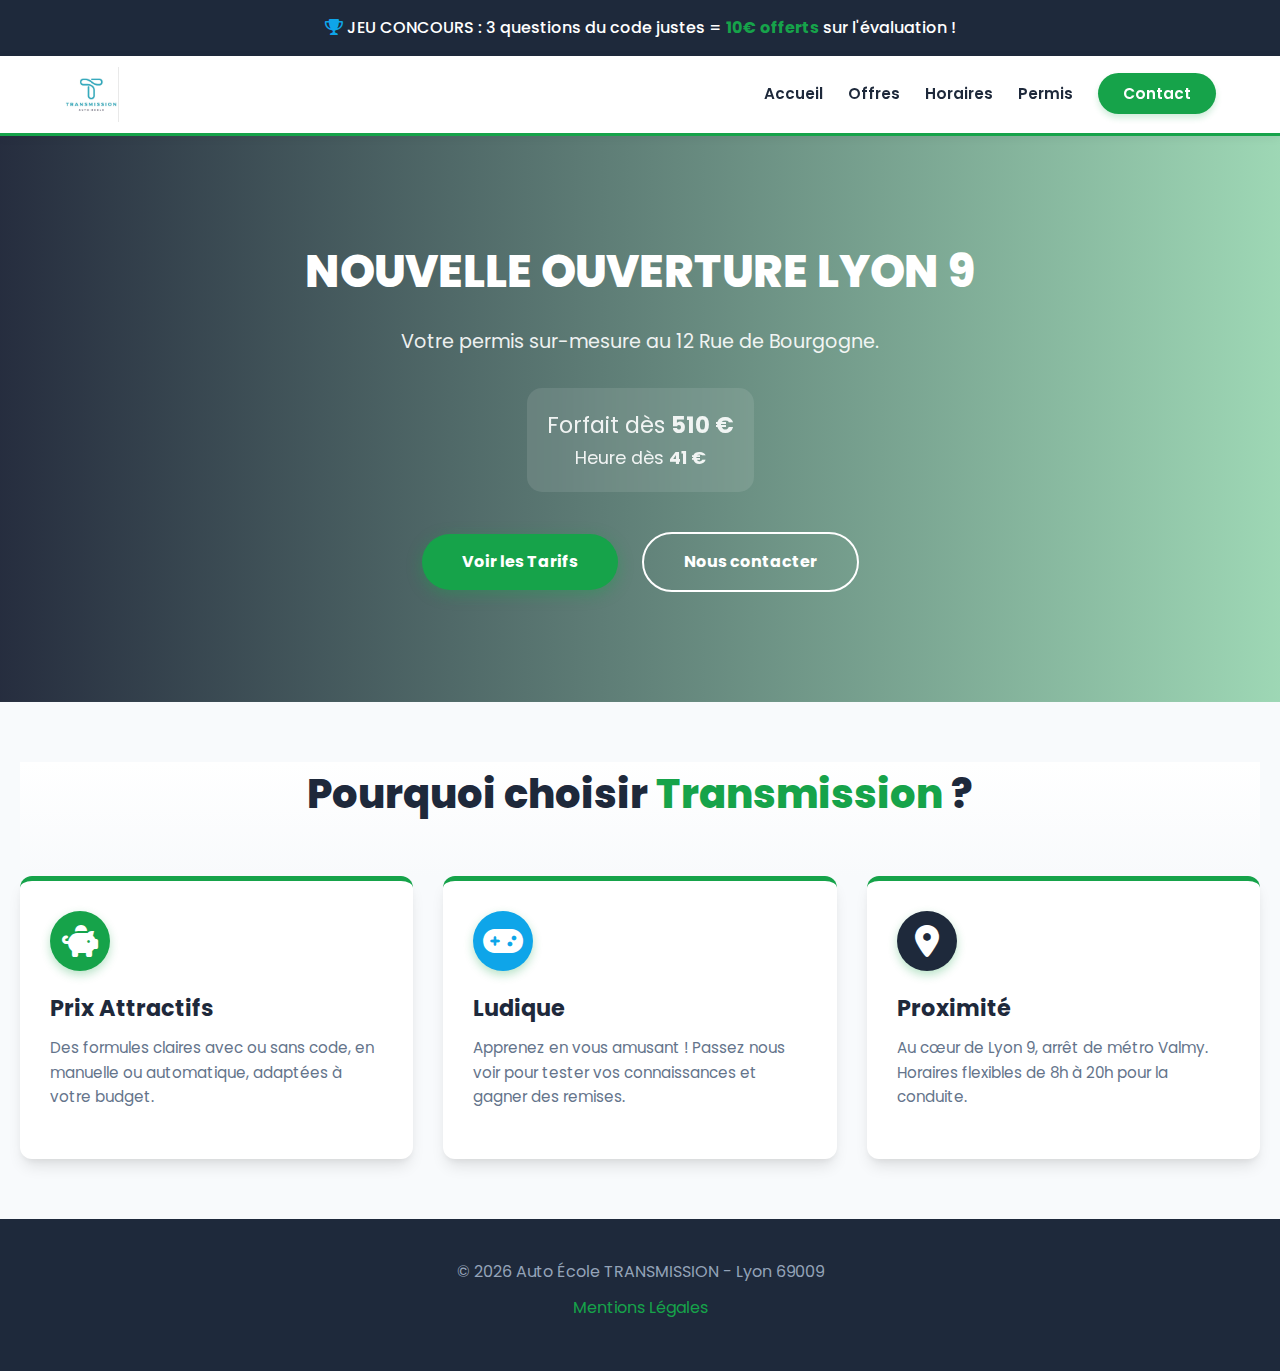
<file: index.html>
<!DOCTYPE html>
<html lang="fr">

<head>
    <meta charset="UTF-8">
    <meta name="viewport" content="width=device-width, initial-scale=1.0">
    <title>Auto École TRANSMISSION | Lyon 9</title>
    <link rel="stylesheet" href="css/style.css">
    <link rel="stylesheet" href="https://cdnjs.cloudflare.com/ajax/libs/font-awesome/6.0.0/css/all.min.css">
    <style>
        .promo-banner {
            background: var(--secondary);
            color: white;
            text-align: center;
            padding: 15px;
            font-weight: 500;
        }

        .promo-banner span {
            color: var(--primary);
            font-weight: bold;
        }
    </style>
</head>

<body>

    <div class="promo-banner">
        <i class="fas fa-trophy" style="color:var(--accent);"></i> JEU CONCOURS : 3 questions du code justes = <span>10€
            offerts</span> sur l'évaluation !
    </div>

    <header>
        <a href="index.html" class="logo-link">
            <img src="logo.png" alt="Logo" class="logo">
        </a>
        <div class="burger" onclick="toggleMenu()"><i class="fas fa-bars"></i></div>
        <nav>
            <ul id="nav-links">
                <li><a href="index.html">Accueil</a></li>
                <li><a href="offres.html">Offres</a></li>
                <li><a href="horaires.html">Horaires</a></li>
                <li><a href="permis.html">Permis</a></li>
                <li><a href="contact.html" class="cta-btn">Contact</a></li>
            </ul>
        </nav>
    </header>

    <section class="hero">
        <h2 style="text-transform:uppercase;">Nouvelle Ouverture Lyon 9</h2>
        <p>Votre permis sur-mesure au 12 Rue de Bourgogne.</p>

        <div
            style="background:rgba(255,255,255,0.1); padding:20px; border-radius:15px; display:inline-block; margin-bottom:30px; backdrop-filter:blur(5px);">
            <p style="margin:0; font-size:1.4rem;">Forfait dès <strong>510 €</strong></p>
            <p style="margin:0; font-size:1.1rem;">Heure dès <strong>41 €</strong></p>
        </div>
        <br>

        <a href="offres.html" class="btn-hero">Voir les Tarifs</a>
        <a href="contact.html" class="btn-hero btn-outline">Nous contacter</a>
    </section>

    <section class="container" style="margin-top:60px;">
        <div class="page-title" style="padding-top:0;">
            <h2>Pourquoi choisir <span>Transmission</span> ?</h2>
        </div>

        <div class="grid-cards">
            <div class="card">
                <i class="fas fa-piggy-bank icon-header"></i>
                <h3>Prix Attractifs</h3>
                <p>Des formules claires avec ou sans code, en manuelle ou automatique, adaptées à votre budget.</p>
            </div>
            <div class="card">
                <i class="fas fa-gamepad icon-header" style="background:var(--accent);"></i>
                <h3>Ludique</h3>
                <p>Apprenez en vous amusant ! Passez nous voir pour tester vos connaissances et gagner des remises.</p>
            </div>
            <div class="card">
                <i class="fas fa-map-marker-alt icon-header" style="background:var(--secondary);"></i>
                <h3>Proximité</h3>
                <p>Au cœur de Lyon 9, arrêt de métro Valmy. Horaires flexibles de 8h à 20h pour la conduite.</p>
            </div>
        </div>
    </section>

    <footer>
        <p>© 2026 Auto École TRANSMISSION - Lyon 69009</p>
        <p><a href="mentions-legales.html">Mentions Légales</a></p>
    </footer>

    <script src="js/script.js"></script>
</body>

</html>
</file>
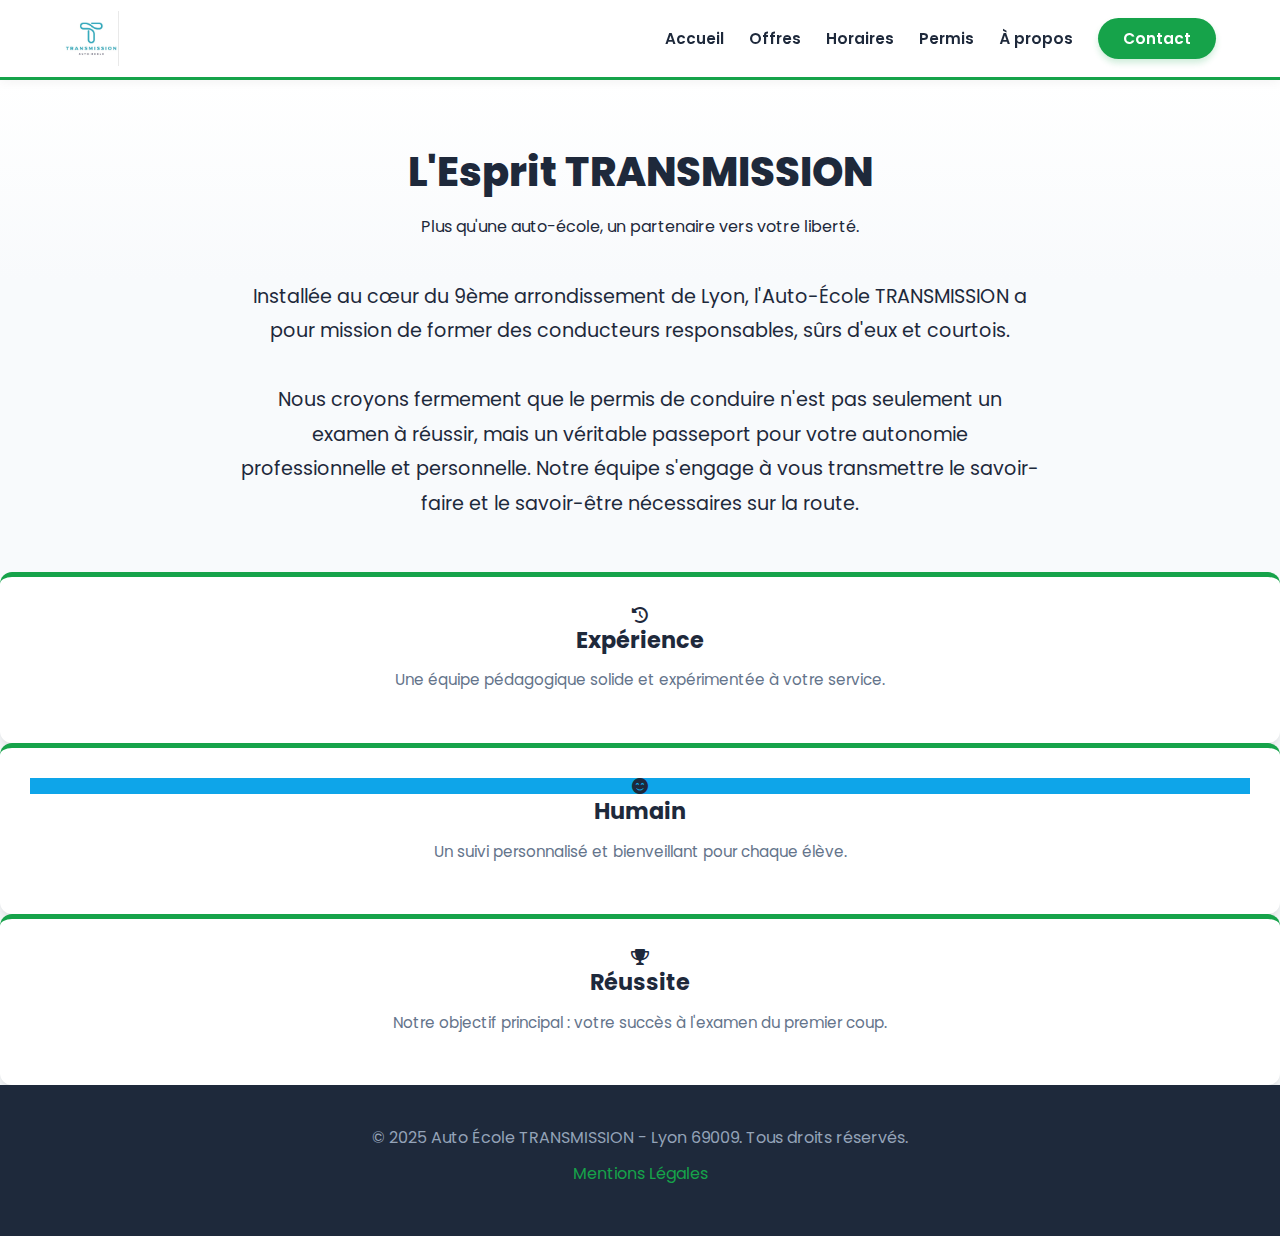
<file: apropos.html>
<!DOCTYPE html>
<html lang="fr">

<head>
    <meta charset="UTF-8">
    <meta name="viewport" content="width=device-width, initial-scale=1.0">
    <title>Notre Histoire | Auto École TRANSMISSION Lyon</title>
    <link rel="stylesheet" href="css/style.css">
    <link rel="stylesheet" href="https://cdnjs.cloudflare.com/ajax/libs/font-awesome/6.0.0/css/all.min.css">
</head>

<body>

    <header>
        <a href="index.html" class="logo-link">
            <img src="logo.png" alt="Logo Auto École Transmission" class="logo">
        </a>
        <div class="burger" onclick="toggleMenu()"><i class="fas fa-bars"></i></div>
        <nav>
            <ul id="nav-links">
                <li><a href="index.html">Accueil</a></li>
                <li><a href="offres.html">Offres</a></li>
                <li><a href="horaires.html">Horaires</a></li>
                <li><a href="permis.html">Permis</a></li>
                <li><a href="apropos.html">À propos</a></li>
                <li><a href="contact.html" class="cta-btn">Contact</a></li>
            </ul>
        </nav>
    </header>

    <div class="page-title">
        <h2>L'Esprit TRANSMISSION</h2>
        <p>Plus qu'une auto-école, un partenaire vers votre liberté.</p>
    </div>

    <section class="bloc" style="text-align:center;">
        <p style="font-size:1.2rem; max-width:800px; margin:0 auto 50px auto; line-height:1.8;">
            Installée au cœur du 9ème arrondissement de Lyon, l'Auto-École TRANSMISSION a pour mission de former des
            conducteurs responsables, sûrs d'eux et courtois.
            <br><br>
            Nous croyons fermement que le permis de conduire n'est pas seulement un examen à réussir, mais un véritable
            passeport pour votre autonomie professionnelle et personnelle. Notre équipe s'engage à vous transmettre le
            savoir-faire et le savoir-être nécessaires sur la route.
        </p>

        <div class="cards">
            <div class="card">
                <i class="fas fa-history"></i>
                <h3>Expérience</h3>
                <p>Une équipe pédagogique solide et expérimentée à votre service.</p>
            </div>
            <div class="card">
                <i class="fas fa-smile-beam" style="background: var(--accent);"></i>
                <h3>Humain</h3>
                <p>Un suivi personnalisé et bienveillant pour chaque élève.</p>
            </div>
            <div class="card">
                <i class="fas fa-trophy"></i>
                <h3>Réussite</h3>
                <p>Notre objectif principal : votre succès à l'examen du premier coup.</p>
            </div>
        </div>
    </section>

    <footer>
        <p>© 2025 Auto École TRANSMISSION - Lyon 69009. Tous droits réservés.</p>
        <p><a href="mentions-legales.html">Mentions Légales</a></p>
    </footer>

    <script src="js/script.js"></script>
</body>

</html>
</file>
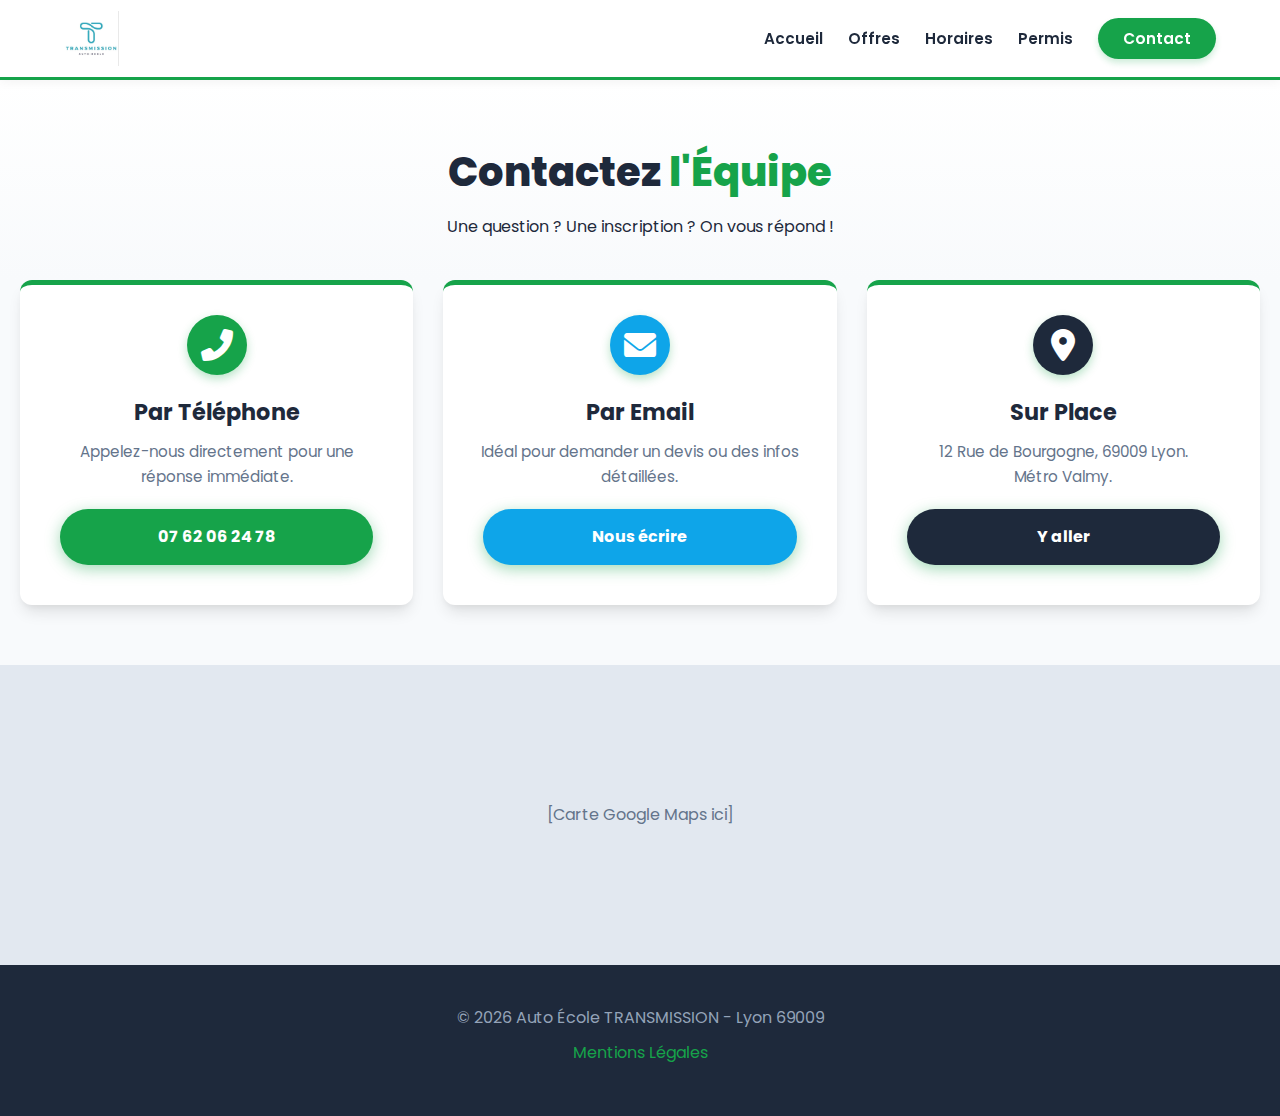
<file: contact.html>
<!DOCTYPE html>
<html lang="fr">

<head>
    <meta charset="UTF-8">
    <meta name="viewport" content="width=device-width, initial-scale=1.0">
    <title>Contact | Auto École TRANSMISSION</title>
    <link rel="stylesheet" href="css/style.css">
    <link rel="stylesheet" href="https://cdnjs.cloudflare.com/ajax/libs/font-awesome/6.0.0/css/all.min.css">
</head>

<body>

    <header>
        <a href="index.html" class="logo-link">
            <img src="logo.png" alt="Logo" class="logo">
        </a>
        <div class="burger" onclick="toggleMenu()"><i class="fas fa-bars"></i></div>
        <nav>
            <ul id="nav-links">
                <li><a href="index.html">Accueil</a></li>
                <li><a href="offres.html">Offres</a></li>
                <li><a href="horaires.html">Horaires</a></li>
                <li><a href="permis.html">Permis</a></li>
                <li><a href="contact.html" class="cta-btn">Contact</a></li>
            </ul>
        </nav>
    </header>

    <div class="page-title">
        <h2>Contactez <span>l'Équipe</span></h2>
        <p>Une question ? Une inscription ? On vous répond !</p>
    </div>

    <section class="container">
        <div class="grid-cards">

            <div class="card" style="text-align:center;">
                <div style="margin:0 auto;"><i class="fas fa-phone-alt icon-header"></i></div>
                <h3>Par Téléphone</h3>
                <p>Appelez-nous directement pour une réponse immédiate.</p>
                <a href="tel:0762062478" class="btn-hero" style="margin-top:auto;">07 62 06 24 78</a>
            </div>

            <div class="card" style="text-align:center;">
                <div style="margin:0 auto;"><i class="fas fa-envelope icon-header"
                        style="background:var(--accent);"></i></div>
                <h3>Par Email</h3>
                <p>Idéal pour demander un devis ou des infos détaillées.</p>
                <a href="mailto:contact@autoecole-transmission.com" class="btn-hero"
                    style="background:var(--accent); margin-top:auto;">Nous écrire</a>
            </div>

            <div class="card" style="text-align:center;">
                <div style="margin:0 auto;"><i class="fas fa-map-marker-alt icon-header"
                        style="background:var(--secondary);"></i></div>
                <h3>Sur Place</h3>
                <p>12 Rue de Bourgogne, 69009 Lyon.<br>Métro Valmy.</p>
                <a href="https://maps.google.com/?q=12+Rue+de+Bourgogne+69009+Lyon" target="_blank" class="btn-hero"
                    style="background:var(--secondary); margin-top:auto;">Y aller</a>
            </div>

        </div>
    </section>

    <div
        style="width:100%; height:300px; background:#e2e8f0; display:flex; align-items:center; justify-content:center;">
        <p style="color:#64748b;">[Carte Google Maps ici]</p>
    </div>

    <footer>
        <p>© 2026 Auto École TRANSMISSION - Lyon 69009</p>
        <p><a href="mentions-legales.html">Mentions Légales</a></p>
    </footer>

    <script src="js/script.js"></script>
</body>

</html>
</file>
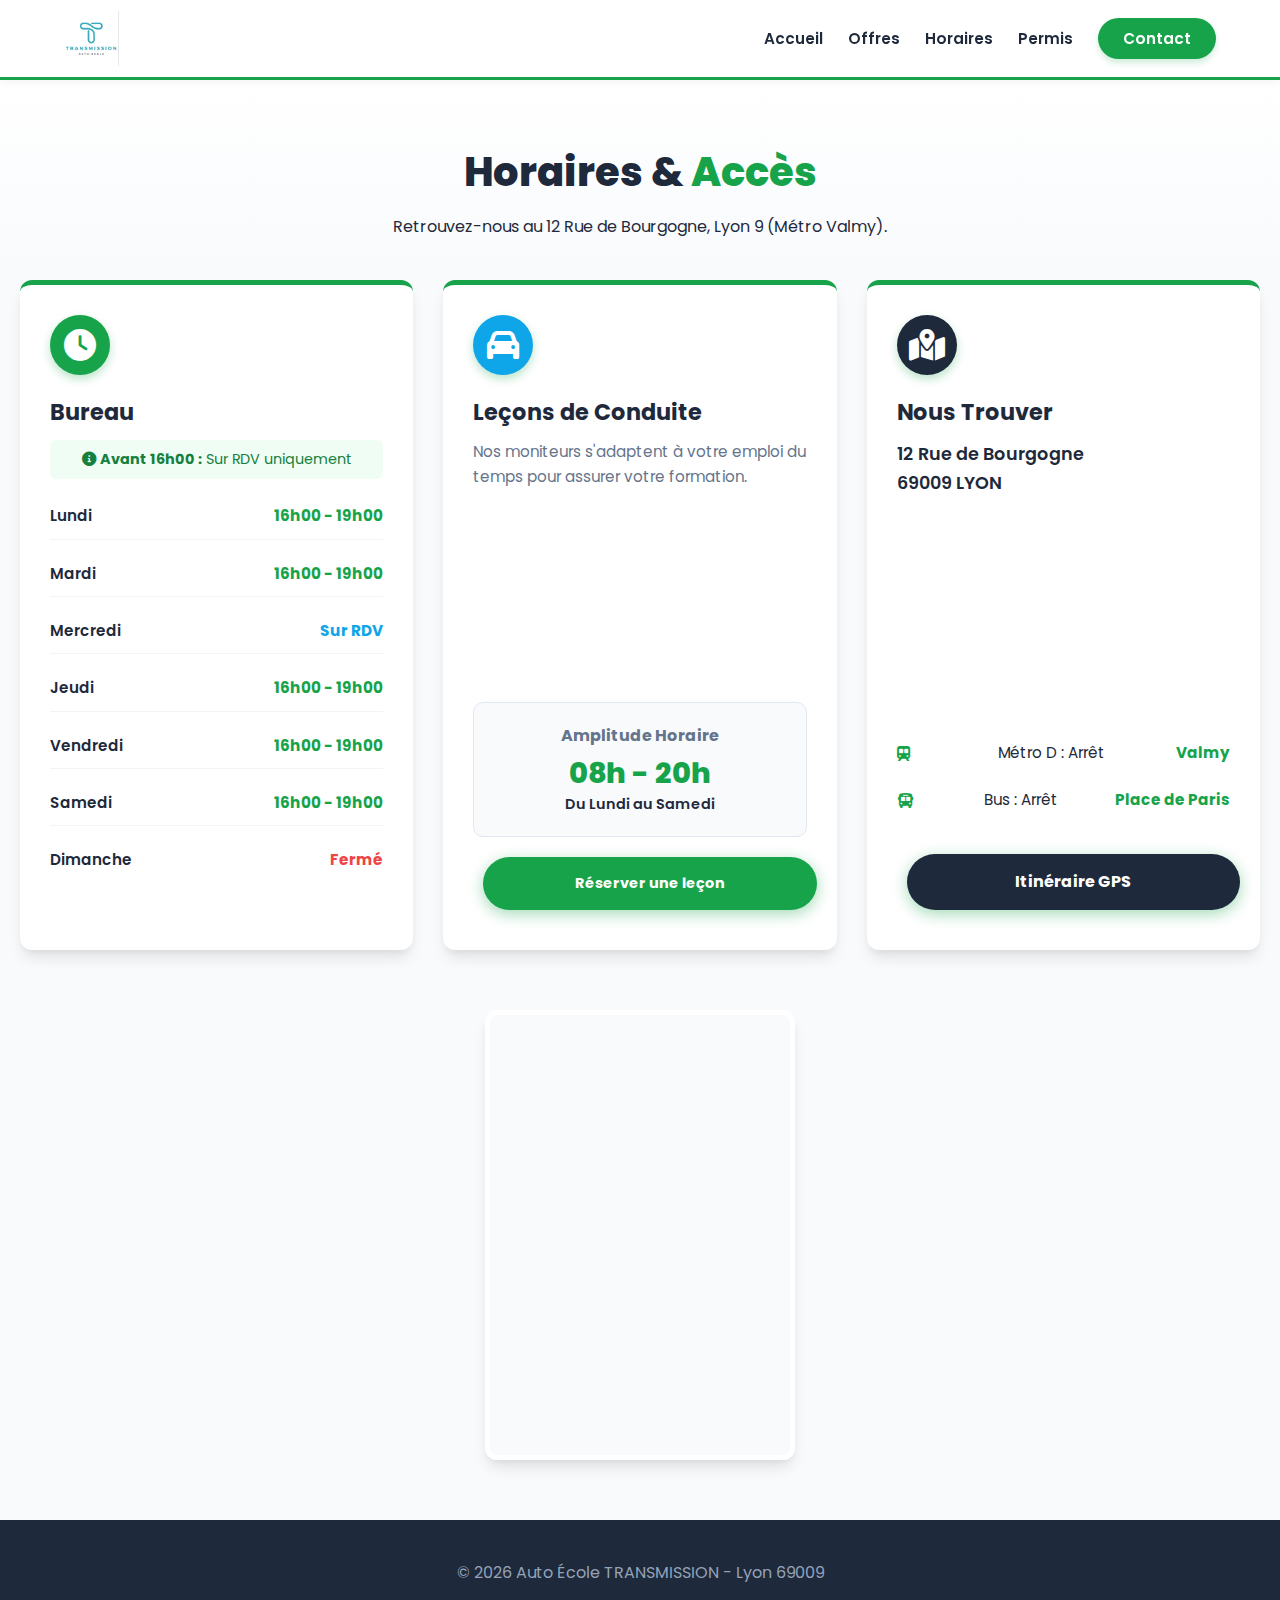
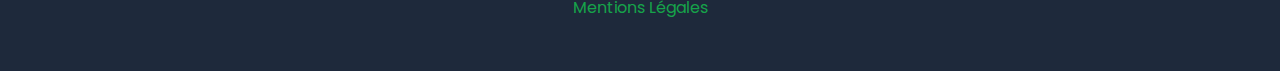
<file: horaires.html>
<!DOCTYPE html>
<html lang="fr">

<head>
    <meta charset="UTF-8">
    <meta name="viewport" content="width=device-width, initial-scale=1.0">
    <title>Horaires & Accès | Auto École TRANSMISSION Lyon 9</title>
    <link rel="stylesheet" href="css/style.css">
    <link rel="stylesheet" href="https://cdnjs.cloudflare.com/ajax/libs/font-awesome/6.0.0/css/all.min.css">
    <style>
        /* Petit style spécifique pour la liste des horaires afin qu'elle soit très propre */
        .hours-list li {
            display: flex;
            justify-content: space-between;
            padding: 10px 0;
            border-bottom: 1px solid #f1f5f9;
            font-size: 0.95rem;
        }

        .hours-list li:last-child {
            border-bottom: none;
        }

        .hours-list li span {
            font-weight: 600;
            color: var(--secondary);
        }

        .hours-list li strong {
            color: var(--primary);
        }

        .hours-list li.closed strong {
            color: #ef4444;
            /* Rouge pour fermé */
        }
    </style>
</head>

<body>

    <header>
        <a href="index.html" class="logo-link">
            <img src="logo.png" alt="Logo Auto École Transmission" class="logo">
        </a>
        <div class="burger" onclick="toggleMenu()"><i class="fas fa-bars"></i></div>
        <nav>
            <ul id="nav-links">
                <li><a href="index.html">Accueil</a></li>
                <li><a href="offres.html">Offres</a></li>
                <li><a href="horaires.html">Horaires</a></li>
                <li><a href="permis.html">Permis</a></li>
                <li><a href="contact.html" class="cta-btn">Contact</a></li>
            </ul>
        </nav>
    </header>

    <div class="page-title">
        <h2>Horaires & <span>Accès</span></h2>
        <p>Retrouvez-nous au 12 Rue de Bourgogne, Lyon 9 (Métro Valmy).</p>
    </div>

    <section class="container">
        <div class="grid-cards">

            <div class="card">
                <i class="fas fa-clock icon-header"></i>
                <h3>Bureau</h3>
                <p
                    style="margin-bottom:15px; font-size:0.9rem; background:#f0fdf4; padding:8px; border-radius:6px; color:var(--primary-dark); text-align:center;">
                    <i class="fas fa-info-circle"></i> <strong>Avant 16h00 :</strong> Sur RDV uniquement
                </p>
                <ul class="hours-list">
                    <li><span>Lundi</span> <strong>16h00 - 19h00</strong></li>
                    <li><span>Mardi</span> <strong>16h00 - 19h00</strong></li>
                    <li><span>Mercredi</span> <strong style="color:var(--accent);">Sur RDV</strong></li>
                    <li><span>Jeudi</span> <strong>16h00 - 19h00</strong></li>
                    <li><span>Vendredi</span> <strong>16h00 - 19h00</strong></li>
                    <li><span>Samedi</span> <strong>16h00 - 19h00</strong></li>
                    <li class="closed"><span>Dimanche</span> <strong>Fermé</strong></li>
                </ul>
            </div>

            <div class="card">
                <i class="fas fa-car icon-header" style="background:var(--accent);"></i>
                <h3>Leçons de Conduite</h3>
                <p>Nos moniteurs s'adaptent à votre emploi du temps pour assurer votre formation.</p>

                <div
                    style="background:#f8fafc; padding:20px; border-radius:10px; text-align:center; margin-top:20px; border:1px solid #e2e8f0;">
                    <h4 style="margin-bottom:10px; font-size:1rem; color:#64748b;">Amplitude Horaire</h4>
                    <div style="font-size:1.8rem; font-weight:800; color:var(--primary); line-height:1;">08h - 20h</div>
                    <div style="font-size:0.9rem; margin-top:5px; font-weight:600;">Du Lundi au Samedi</div>
                </div>

                <a href="contact.html" class="btn-hero"
                    style="margin-top:20px; text-align:center; width:100%; font-size:0.9rem;">Réserver une leçon</a>
            </div>

            <div class="card">
                <i class="fas fa-map-marked-alt icon-header" style="background:var(--secondary);"></i>
                <h3>Nous Trouver</h3>
                <p style="font-size:1.1rem; font-weight:600; color:var(--secondary);">
                    12 Rue de Bourgogne<br>69009 LYON
                </p>
                <ul class="hours-list" style="margin-top:10px;">
                    <li style="border:none; padding:5px 0;"><i class="fas fa-subway"
                            style="color:var(--primary); width:20px;"></i> Métro D : Arrêt <strong>Valmy</strong></li>
                    <li style="border:none; padding:5px 0;"><i class="fas fa-bus"
                            style="color:var(--primary); width:20px;"></i> Bus : Arrêt <strong>Place de Paris</strong>
                    </li>
                </ul>
                <a href="https://www.google.com/maps/dir//12+Rue+de+Bourgogne,+69009+Lyon" target="_blank"
                    class="btn-hero"
                    style="background:var(--secondary); text-align:center; width:100%; margin-top:auto;">Itinéraire
                    GPS</a>
            </div>

        </div>
    </section>

    <section class="container" style="padding-top:0;">
        <div
            style="border-radius:var(--radius); overflow:hidden; box-shadow:var(--shadow); height:450px; border:5px solid var(--white);">
            <iframe
                src="https://www.google.com/maps/embed?pb=!1m18!1m12!1m3!1d2782.684762922765!2d4.803!3d45.777!2m3!1f0!2f0!3f0!3m2!1i1024!2i768!4f13.1!3m3!1m2!1s0x47f4eb650c441637%3A0x!2s12+Rue+de+Bourgogne%2C+69009+Lyon!5e0!3m2!1sfr!2sfr!4v1"
                width="100%" height="100%" style="border:0;" allowfullscreen="" loading="lazy"></iframe>
        </div>
    </section>

    <footer>
        <p>© 2026 Auto École TRANSMISSION - Lyon 69009</p>
        <p><a href="mentions-legales.html">Mentions Légales</a></p>
    </footer>

    <script src="js/script.js"></script>
</body>

</html>
</file>
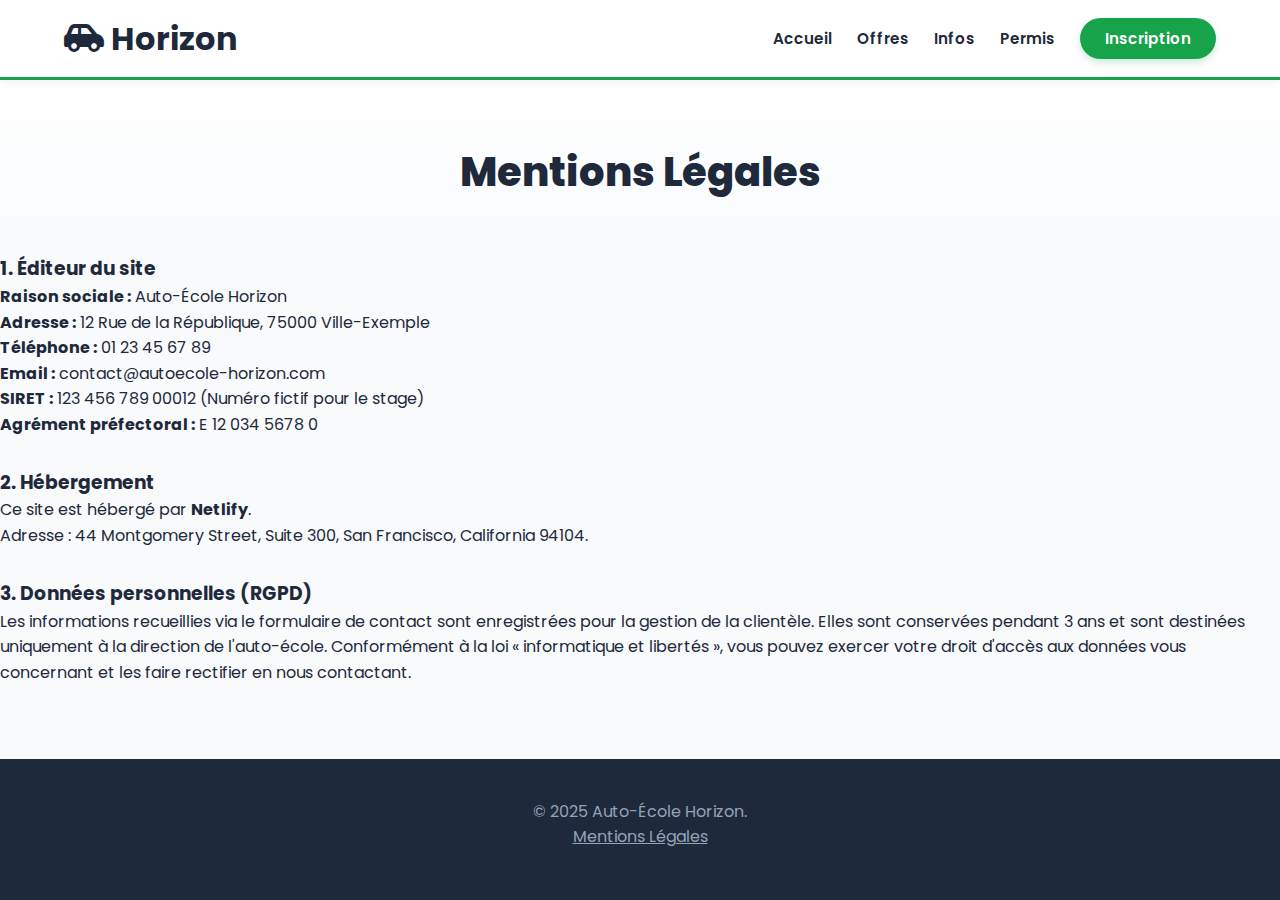
<file: mentions-legales.html>
<!DOCTYPE html>
<html lang="fr">

<head>
    <meta charset="UTF-8">
    <meta name="viewport" content="width=device-width, initial-scale=1.0">
    <title>Mentions Légales | Auto-École Horizon</title>
    <link rel="stylesheet" href="css/style.css">
    <link rel="stylesheet" href="https://cdnjs.cloudflare.com/ajax/libs/font-awesome/6.0.0/css/all.min.css">
</head>

<body>

    <header>
        <h1><i class="fas fa-car-side"></i> Horizon</h1>
        <div class="burger" onclick="toggleMenu()"><i class="fas fa-bars"></i></div>
        <nav>
            <ul id="nav-links">
                <li><a href="index.html">Accueil</a></li>
                <li><a href="offres.html">Offres</a></li>
                <li><a href="horaires.html">Infos</a></li>
                <li><a href="permis.html">Permis</a></li>
                <li><a href="contact.html" class="cta-btn">Inscription</a></li>
            </ul>
        </nav>
    </header>

    <div class="page-title">
        <h2>Mentions Légales</h2>
    </div>

    <section class="bloc" style="text-align: left;">
        <h3>1. Éditeur du site</h3>
        <p>
            <strong>Raison sociale :</strong> Auto-École Horizon<br>
            <strong>Adresse :</strong> 12 Rue de la République, 75000 Ville-Exemple<br>
            <strong>Téléphone :</strong> 01 23 45 67 89<br>
            <strong>Email :</strong> contact@autoecole-horizon.com<br>
            <strong>SIRET :</strong> 123 456 789 00012 (Numéro fictif pour le stage)<br>
            <strong>Agrément préfectoral :</strong> E 12 034 5678 0
        </p>

        <h3 style="margin-top: 30px;">2. Hébergement</h3>
        <p>
            Ce site est hébergé par <strong>Netlify</strong>.<br>
            Adresse : 44 Montgomery Street, Suite 300, San Francisco, California 94104.
        </p>

        <h3 style="margin-top: 30px;">3. Données personnelles (RGPD)</h3>
        <p>
            Les informations recueillies via le formulaire de contact sont enregistrées pour la gestion de la clientèle.
            Elles sont conservées pendant 3 ans et sont destinées uniquement à la direction de l'auto-école.
            Conformément à la loi « informatique et libertés », vous pouvez exercer votre droit d'accès aux données vous
            concernant et les faire rectifier en nous contactant.
        </p>
    </section>

    <footer>
        <p>
            © 2025 Auto-École Horizon. <br>
            <a href="mentions-legales.html" style="color: #94a3b8; text-decoration: underline;">Mentions Légales</a>
        </p>
    </footer>

    <script src="js/script.js"></script>
</body>

</html>
</file>
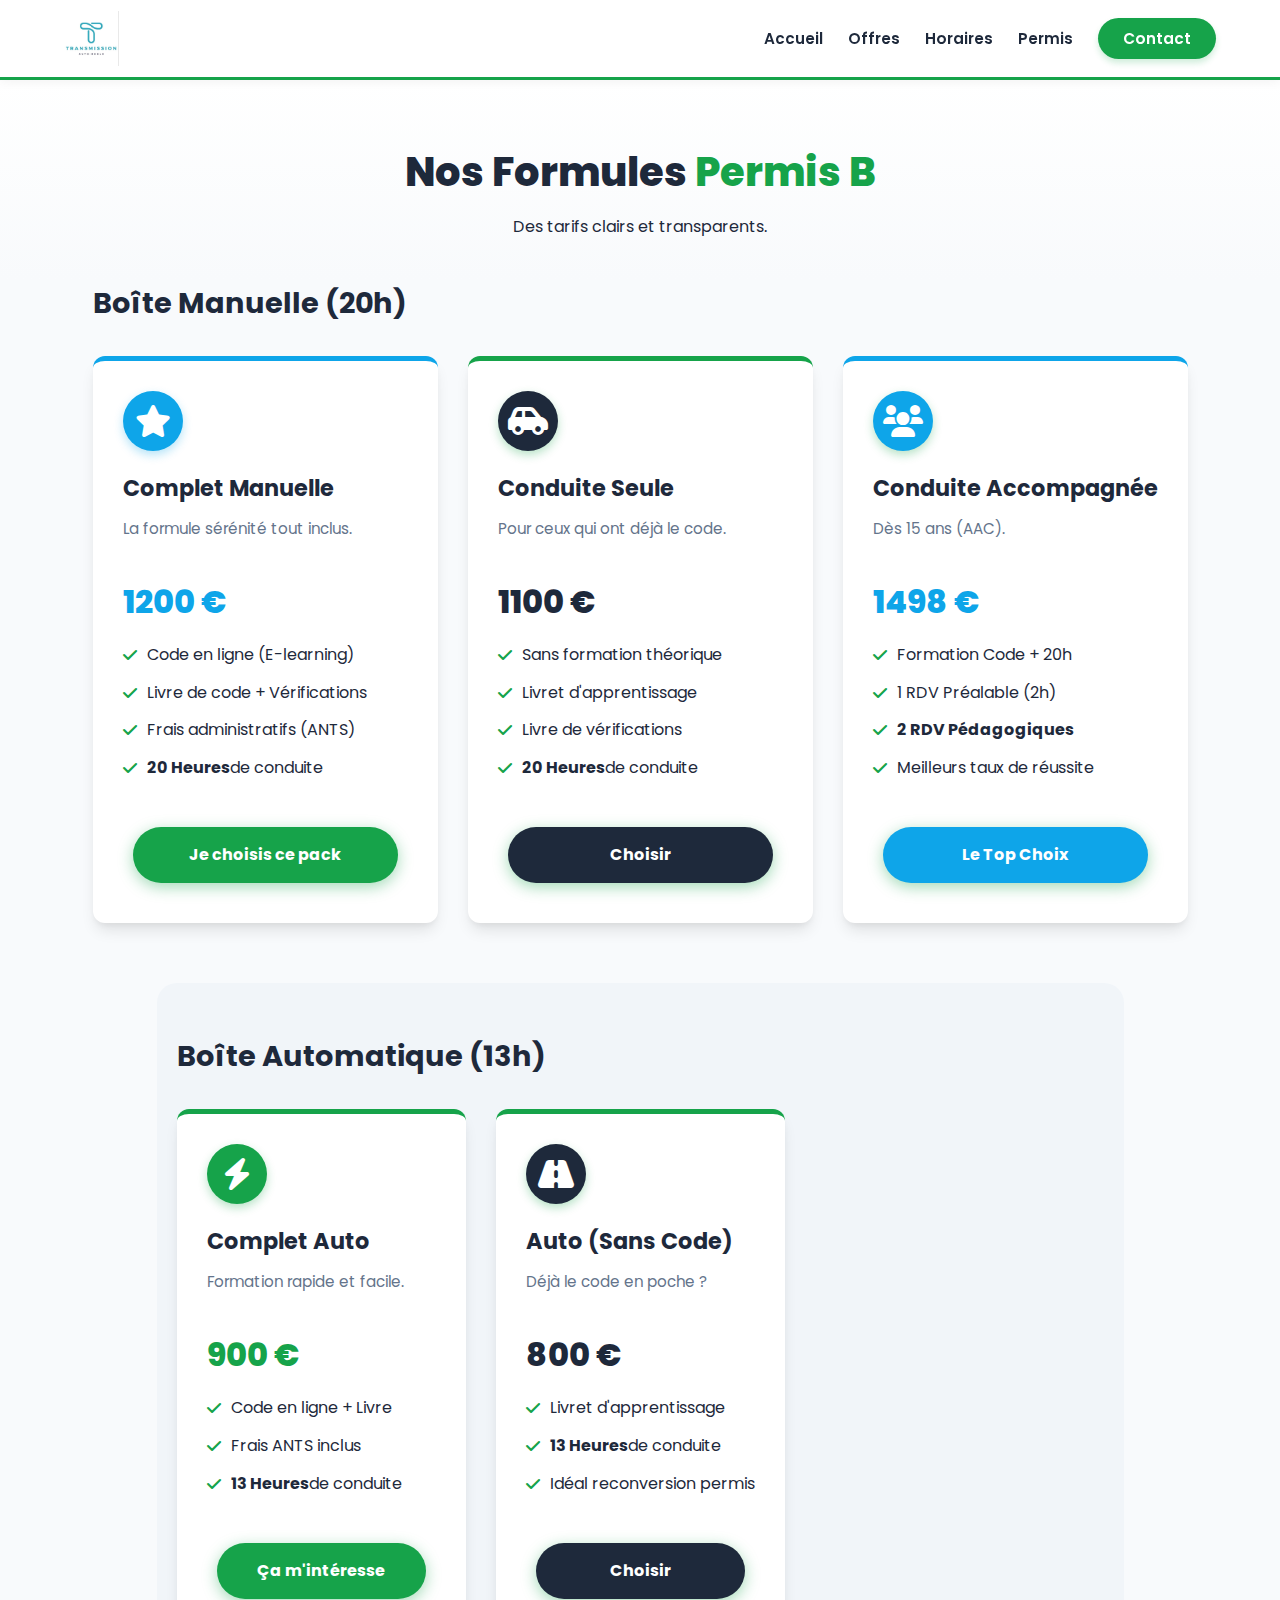
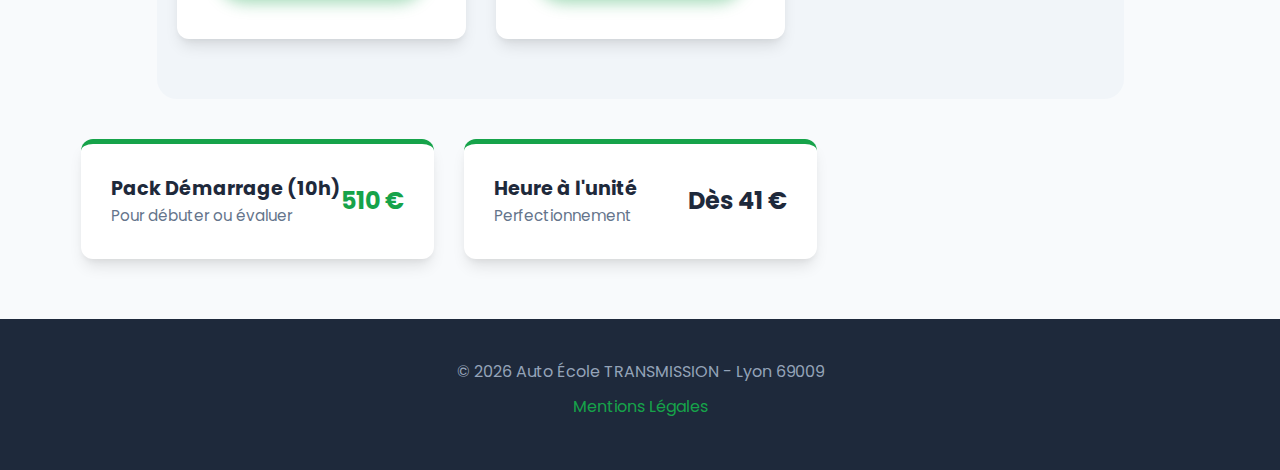
<file: offres.html>
<!DOCTYPE html>
<html lang="fr">

<head>
    <meta charset="UTF-8">
    <meta name="viewport" content="width=device-width, initial-scale=1.0">
    <title>Nos Tarifs | Auto École TRANSMISSION</title>
    <link rel="stylesheet" href="css/style.css">
    <link rel="stylesheet" href="https://cdnjs.cloudflare.com/ajax/libs/font-awesome/6.0.0/css/all.min.css">
</head>

<body>

    <header>
        <a href="index.html" class="logo-link">
            <img src="logo.png" alt="Logo" class="logo">
        </a>
        <div class="burger" onclick="toggleMenu()"><i class="fas fa-bars"></i></div>
        <nav>
            <ul id="nav-links">
                <li><a href="index.html">Accueil</a></li>
                <li><a href="offres.html">Offres</a></li>
                <li><a href="horaires.html">Horaires</a></li>
                <li><a href="permis.html">Permis</a></li>
                <li><a href="contact.html" class="cta-btn">Contact</a></li>
            </ul>
        </nav>
    </header>

    <div class="page-title">
        <h2>Nos Formules <span>Permis B</span></h2>
        <p>Des tarifs clairs et transparents.</p>
    </div>

    <section class="container">
        <h3 style="margin-bottom:30px; font-size:1.8rem;">Boîte Manuelle (20h)</h3>

        <div class="grid-cards">

            <div class="card featured">
                <i class="fas fa-star icon-header"></i>
                <h3>Complet Manuelle</h3>
                <p>La formule sérénité tout inclus.</p>
                <span class="price">1200 €</span>
                <ul>
                    <li><i class="fas fa-check"></i> Code en ligne (E-learning)</li>
                    <li><i class="fas fa-check"></i> Livre de code + Vérifications</li>
                    <li><i class="fas fa-check"></i> Frais administratifs (ANTS)</li>
                    <li><i class="fas fa-check"></i> <strong>20 Heures</strong> de conduite</li>
                </ul>
                <a href="contact.html" class="btn-hero" style="text-align:center;">Je choisis ce pack</a>
            </div>

            <div class="card">
                <i class="fas fa-car-side icon-header" style="background:var(--secondary);"></i>
                <h3>Conduite Seule</h3>
                <p>Pour ceux qui ont déjà le code.</p>
                <span class="price" style="color:var(--secondary);">1100 €</span>
                <ul>
                    <li><i class="fas fa-check"></i> Sans formation théorique</li>
                    <li><i class="fas fa-check"></i> Livret d'apprentissage</li>
                    <li><i class="fas fa-check"></i> Livre de vérifications</li>
                    <li><i class="fas fa-check"></i> <strong>20 Heures</strong> de conduite</li>
                </ul>
                <a href="contact.html" class="btn-hero"
                    style="background:var(--secondary); text-align:center;">Choisir</a>
            </div>

            <div class="card" style="border-top-color:var(--accent);">
                <i class="fas fa-users icon-header" style="background:var(--accent);"></i>
                <h3>Conduite Accompagnée</h3>
                <p>Dès 15 ans (AAC).</p>
                <span class="price" style="color:var(--accent);">1498 €</span>
                <ul>
                    <li><i class="fas fa-check"></i> Formation Code + 20h</li>
                    <li><i class="fas fa-check"></i> 1 RDV Préalable (2h)</li>
                    <li><i class="fas fa-check"></i> <strong>2 RDV Pédagogiques</strong></li>
                    <li><i class="fas fa-check"></i> Meilleurs taux de réussite</li>
                </ul>
                <a href="contact.html" class="btn-hero" style="background:var(--accent); text-align:center;">Le Top
                    Choix</a>
            </div>
        </div>
    </section>

    <section class="container" style="background:#f1f5f9; padding-top:50px; border-radius:20px;">
        <h3 style="margin-bottom:30px; font-size:1.8rem;">Boîte Automatique (13h)</h3>

        <div class="grid-cards" style="justify-content:center;">
            <div class="card">
                <i class="fas fa-bolt icon-header"></i>
                <h3>Complet Auto</h3>
                <p>Formation rapide et facile.</p>
                <span class="price">900 €</span>
                <ul>
                    <li><i class="fas fa-check"></i> Code en ligne + Livre</li>
                    <li><i class="fas fa-check"></i> Frais ANTS inclus</li>
                    <li><i class="fas fa-check"></i> <strong>13 Heures</strong> de conduite</li>
                </ul>
                <a href="contact.html" class="btn-hero" style="text-align:center;">Ça m'intéresse</a>
            </div>

            <div class="card">
                <i class="fas fa-road icon-header" style="background:var(--secondary);"></i>
                <h3>Auto (Sans Code)</h3>
                <p>Déjà le code en poche ?</p>
                <span class="price" style="color:var(--secondary);">800 €</span>
                <ul>
                    <li><i class="fas fa-check"></i> Livret d'apprentissage</li>
                    <li><i class="fas fa-check"></i> <strong>13 Heures</strong> de conduite</li>
                    <li><i class="fas fa-check"></i> Idéal reconversion permis</li>
                </ul>
                <a href="contact.html" class="btn-hero"
                    style="background:var(--secondary); text-align:center;">Choisir</a>
            </div>
        </div>
    </section>

    <section class="container" style="margin-top:40px;">
        <div class="grid-cards">
            <div class="card" style="flex-direction:row; align-items:center; justify-content:space-between;">
                <div>
                    <h4 style="font-size:1.2rem; font-weight:700;">Pack Démarrage (10h)</h4>
                    <p style="margin:0;">Pour débuter ou évaluer</p>
                </div>
                <div style="font-size:1.5rem; font-weight:bold; color:var(--primary);">510 €</div>
            </div>
            <div class="card" style="flex-direction:row; align-items:center; justify-content:space-between;">
                <div>
                    <h4 style="font-size:1.2rem; font-weight:700;">Heure à l'unité</h4>
                    <p style="margin:0;">Perfectionnement</p>
                </div>
                <div style="font-size:1.5rem; font-weight:bold; color:var(--secondary);">Dès 41 €</div>
            </div>
        </div>
    </section>

    <footer>
        <p>© 2026 Auto École TRANSMISSION - Lyon 69009</p>
        <p><a href="mentions-legales.html">Mentions Légales</a></p>
    </footer>

    <script src="js/script.js"></script>
</body>

</html>
</file>
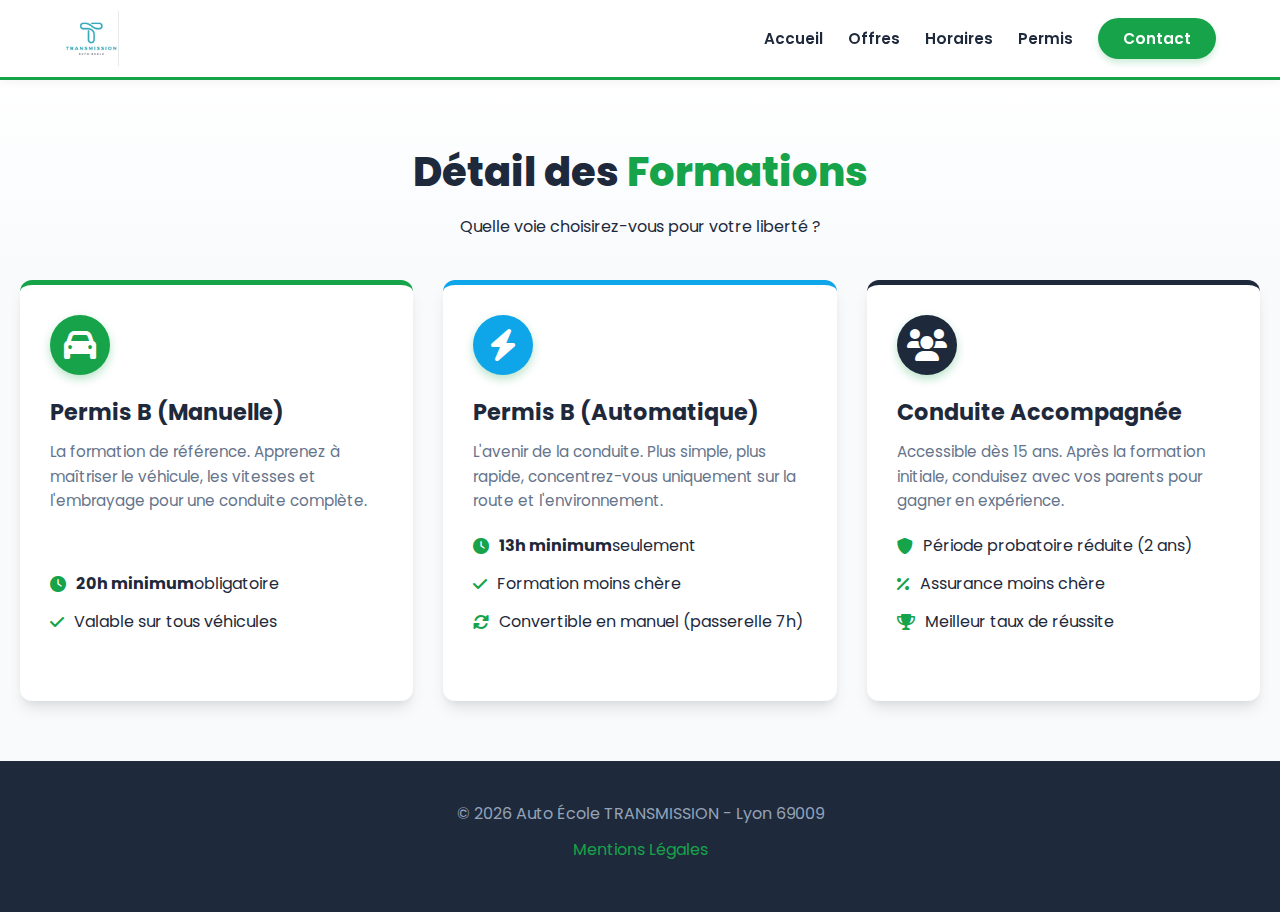
<file: permis.html>
<!DOCTYPE html>
<html lang="fr">

<head>
    <meta charset="UTF-8">
    <meta name="viewport" content="width=device-width, initial-scale=1.0">
    <title>Nos Formations | Auto École TRANSMISSION</title>
    <link rel="stylesheet" href="css/style.css">
    <link rel="stylesheet" href="https://cdnjs.cloudflare.com/ajax/libs/font-awesome/6.0.0/css/all.min.css">
</head>

<body>

    <header>
        <a href="index.html" class="logo-link">
            <img src="logo.png" alt="Logo" class="logo">
        </a>
        <div class="burger" onclick="toggleMenu()"><i class="fas fa-bars"></i></div>
        <nav>
            <ul id="nav-links">
                <li><a href="index.html">Accueil</a></li>
                <li><a href="offres.html">Offres</a></li>
                <li><a href="horaires.html">Horaires</a></li>
                <li><a href="permis.html">Permis</a></li>
                <li><a href="contact.html" class="cta-btn">Contact</a></li>
            </ul>
        </nav>
    </header>

    <div class="page-title">
        <h2>Détail des <span>Formations</span></h2>
        <p>Quelle voie choisirez-vous pour votre liberté ?</p>
    </div>

    <section class="container">
        <div class="grid-cards">

            <div class="card">
                <i class="fas fa-car icon-header"></i>
                <h3>Permis B (Manuelle)</h3>
                <p>La formation de référence. Apprenez à maîtriser le véhicule, les vitesses et l'embrayage pour une
                    conduite complète.</p>
                <ul>
                    <li><i class="fas fa-clock"></i> <strong>20h minimum</strong> obligatoire</li>
                    <li><i class="fas fa-check"></i> Valable sur tous véhicules</li>
                </ul>
            </div>

            <div class="card" style="border-top-color:var(--accent);">
                <i class="fas fa-bolt icon-header" style="background:var(--accent);"></i>
                <h3>Permis B (Automatique)</h3>
                <p>L'avenir de la conduite. Plus simple, plus rapide, concentrez-vous uniquement sur la route et
                    l'environnement.</p>
                <ul>
                    <li><i class="fas fa-clock"></i> <strong>13h minimum</strong> seulement</li>
                    <li><i class="fas fa-check"></i> Formation moins chère</li>
                    <li><i class="fas fa-sync-alt"></i> Convertible en manuel (passerelle 7h)</li>
                </ul>
            </div>

            <div class="card" style="border-top-color:var(--secondary);">
                <i class="fas fa-users icon-header" style="background:var(--secondary);"></i>
                <h3>Conduite Accompagnée</h3>
                <p>Accessible dès 15 ans. Après la formation initiale, conduisez avec vos parents pour gagner en
                    expérience.</p>
                <ul>
                    <li><i class="fas fa-shield-alt"></i> Période probatoire réduite (2 ans)</li>
                    <li><i class="fas fa-percentage"></i> Assurance moins chère</li>
                    <li><i class="fas fa-trophy"></i> Meilleur taux de réussite</li>
                </ul>
            </div>

        </div>
    </section>

    <footer>
        <p>© 2026 Auto École TRANSMISSION - Lyon 69009</p>
        <p><a href="mentions-legales.html">Mentions Légales</a></p>
    </footer>

    <script src="js/script.js"></script>
</body>

</html>
</file>
<file: css/style.css>
/* --- IMPORT POLICE --- */
@import url('https://fonts.googleapis.com/css2?family=Poppins:wght@300;400;500;600;700&display=swap');

/* --- VARIABLES (STYLE VERT / BLANC / BLEU) --- */
:root {
    /* --primary : LE VERT VIF (Ton choix principal) */
    --primary: #16a34a;
    --primary-dark: #15803d;

    /* --accent : BLEU (Pour le logo et les petites touches) */
    --accent: #0ea5e9;

    --secondary: #1e293b;
    /* Texte sombre / Footer */
    --light: #f8fafc;
    /* Fond de page très clair */
    --white: #ffffff;

    /* Ombres modernes */
    --shadow: 0 10px 15px -3px rgba(0, 0, 0, 0.1), 0 4px 6px -2px rgba(0, 0, 0, 0.05);
    --radius: 12px;
}

/* --- RESET & BASE --- */
* {
    box-sizing: border-box;
    margin: 0;
    padding: 0;
}

html {
    scroll-behavior: smooth;
}

body {
    font-family: 'Poppins', sans-serif;
    color: var(--secondary);
    background-color: var(--light);
    line-height: 1.6;
    display: flex;
    flex-direction: column;
    min-height: 100vh;
}

/* --- HEADER --- */
header {
    background: var(--white);
    padding: 0 5%;
    height: 80px;
    display: flex;
    justify-content: space-between;
    align-items: center;
    position: sticky;
    top: 0;
    z-index: 1000;
    box-shadow: 0 2px 10px rgba(0, 0, 0, 0.05);
    border-bottom: 3px solid var(--primary);
    /* Ligne verte en bas du menu */
}

.logo {
    max-height: 55px;
    width: auto;
}

.logo-link {
    display: flex;
    align-items: center;
}

nav ul {
    display: flex;
    list-style: none;
    gap: 25px;
    align-items: center;
}

nav a {
    color: var(--secondary);
    text-decoration: none;
    font-weight: 600;
    font-size: 0.95rem;
    transition: 0.3s;
}

nav a:hover {
    color: var(--primary);
}

/* Bouton Inscription Vert */
nav a.cta-btn {
    background: var(--primary);
    color: var(--white) !important;
    padding: 10px 25px;
    border-radius: 50px;
    box-shadow: 0 4px 6px rgba(22, 163, 74, 0.2);
}

nav a.cta-btn:hover {
    background: var(--primary-dark);
    transform: translateY(-2px);
}

.burger {
    display: none;
    font-size: 1.6rem;
    cursor: pointer;
    color: var(--secondary);
}

/* --- HERO SECTION --- */
.hero {
    background: linear-gradient(to right, rgba(15, 23, 42, 0.9), rgba(22, 163, 74, 0.4)),
        url('https://images.unsplash.com/photo-1449965408869-eaa3f722e40d?auto=format&fit=crop&w=1920&q=80');
    background-size: cover;
    background-position: center;
    color: var(--white);
    padding: 100px 20px;
    text-align: center;
}

.hero h2 {
    font-size: 2.8rem;
    margin-bottom: 20px;
    font-weight: 800;
}

.hero p {
    font-size: 1.2rem;
    margin-bottom: 30px;
    opacity: 0.9;
}

.btn-hero {
    display: inline-block;
    padding: 15px 40px;
    background: var(--primary);
    color: var(--white);
    border-radius: 50px;
    font-weight: 700;
    text-decoration: none;
    transition: all 0.3s;
    margin: 10px;
    box-shadow: 0 4px 15px rgba(22, 163, 74, 0.4);
}

.btn-hero:hover {
    transform: translateY(-3px);
    background: var(--primary-dark);
}

.btn-outline {
    background: transparent;
    border: 2px solid var(--white);
    box-shadow: none;
}

.btn-outline:hover {
    background: var(--white);
    color: var(--primary);
}

/* --- TITRES --- */
.page-title {
    text-align: center;
    padding: 60px 20px 40px;
    background: linear-gradient(to bottom, var(--white), var(--light));
}

.page-title h2 {
    font-size: 2.5rem;
    color: var(--secondary);
    font-weight: 800;
    margin-bottom: 10px;
}

.page-title h2 span {
    color: var(--primary);
}

/* --- GRILLES & CARTES (CORRECTION 3 COLONNES) --- */
.container {
    max-width: 1400px;
    /* Élargi pour que 3 cartes rentrent bien */
    margin: 0 auto;
    padding: 0 20px 60px;
}

.grid-cards {
    display: grid;
    gap: 30px;
    align-items: stretch;
    /* Mobile d'abord : 1 colonne */
    grid-template-columns: 1fr;
}

/* A partir de 900px (Ordinateur/Tablette large) -> FORCE 3 COLONNES */
@media (min-width: 900px) {
    .grid-cards {
        grid-template-columns: repeat(3, 1fr);
    }
}

.card {
    background: var(--white);
    border-radius: var(--radius);
    padding: 30px;
    box-shadow: var(--shadow);
    transition: transform 0.3s ease;
    border-top: 5px solid var(--primary);
    display: flex;
    flex-direction: column;
}

.card:hover {
    transform: translateY(-8px);
}

/* Icones dans les cartes */
.card i.icon-header {
    font-size: 2rem;
    color: var(--white);
    background: var(--primary);
    width: 60px;
    height: 60px;
    line-height: 60px;
    text-align: center;
    border-radius: 50%;
    margin-bottom: 20px;
    box-shadow: 0 4px 10px rgba(22, 163, 74, 0.3);
}

.card h3 {
    font-size: 1.4rem;
    margin-bottom: 10px;
    font-weight: 700;
}

.card p {
    color: #64748b;
    margin-bottom: 20px;
    font-size: 0.95rem;
    flex-grow: 1;
}

.price {
    font-size: 2rem;
    font-weight: 800;
    color: var(--primary);
    display: block;
    margin: 15px 0;
}

.card ul {
    list-style: none;
    text-align: left;
    margin-bottom: 25px;
}

.card ul li {
    margin-bottom: 12px;
    display: flex;
    align-items: flex-start;
}

.card ul li i {
    color: var(--primary);
    margin-right: 10px;
    margin-top: 5px;
}

/* Carte "Vedette" */
.card.featured {
    border-color: var(--accent);
    /* On enlève le scale par défaut pour éviter les bugs d'affichage, on le garde au survol */
    position: relative;
    z-index: 1;
}

.card.featured i.icon-header {
    background: var(--accent);
    box-shadow: 0 4px 10px rgba(14, 165, 233, 0.3);
}

.card.featured .price {
    color: var(--accent);
}

.card.featured:hover {
    transform: translateY(-8px);
}

/* --- FOOTER --- */
footer {
    background: var(--secondary);
    color: #94a3b8;
    text-align: center;
    padding: 40px 20px;
    margin-top: auto;
}

footer p {
    margin-bottom: 10px;
}

footer a {
    color: var(--primary);
    text-decoration: none;
}

/* --- RESPONSIVE MOBILE --- */
@media (max-width: 900px) {
    .burger {
        display: block;
    }

    nav ul {
        position: fixed;
        top: 80px;
        left: 0;
        right: 0;
        background: var(--white);
        flex-direction: column;
        padding: 30px;
        border-bottom: 5px solid var(--primary);
        transform: translateY(-150%);
        transition: 0.4s ease;
    }

    nav ul.active {
        transform: translateY(0);
        box-shadow: 0 10px 20px rgba(0, 0, 0, 0.1);
    }

    .hero {
        padding: 80px 20px;
    }

    .hero h2 {
        font-size: 2rem;
    }

    /* Entre 600px et 900px (Tablette portrait), on autorise 2 colonnes pour que ce soit joli */
    @media (min-width: 600px) {
        .grid-cards {
            grid-template-columns: repeat(2, 1fr);
        }
    }
}
</file>
